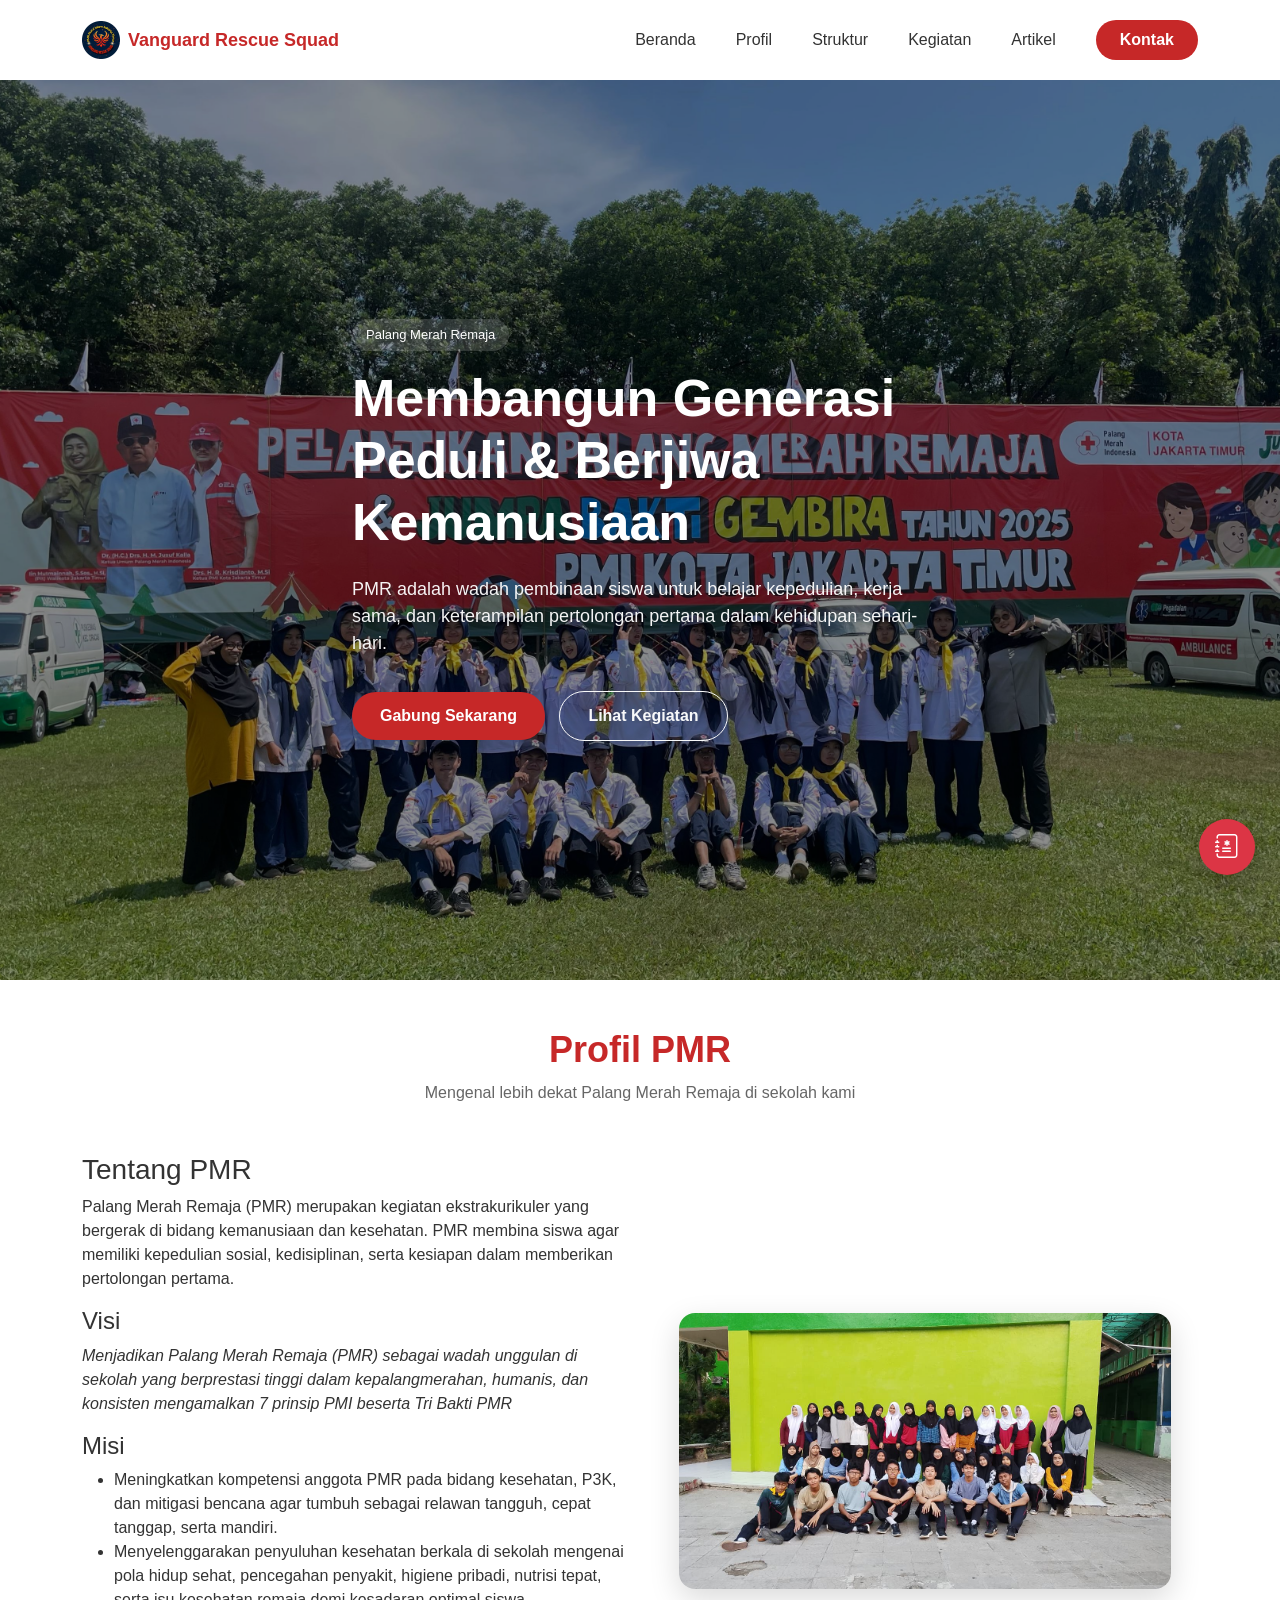
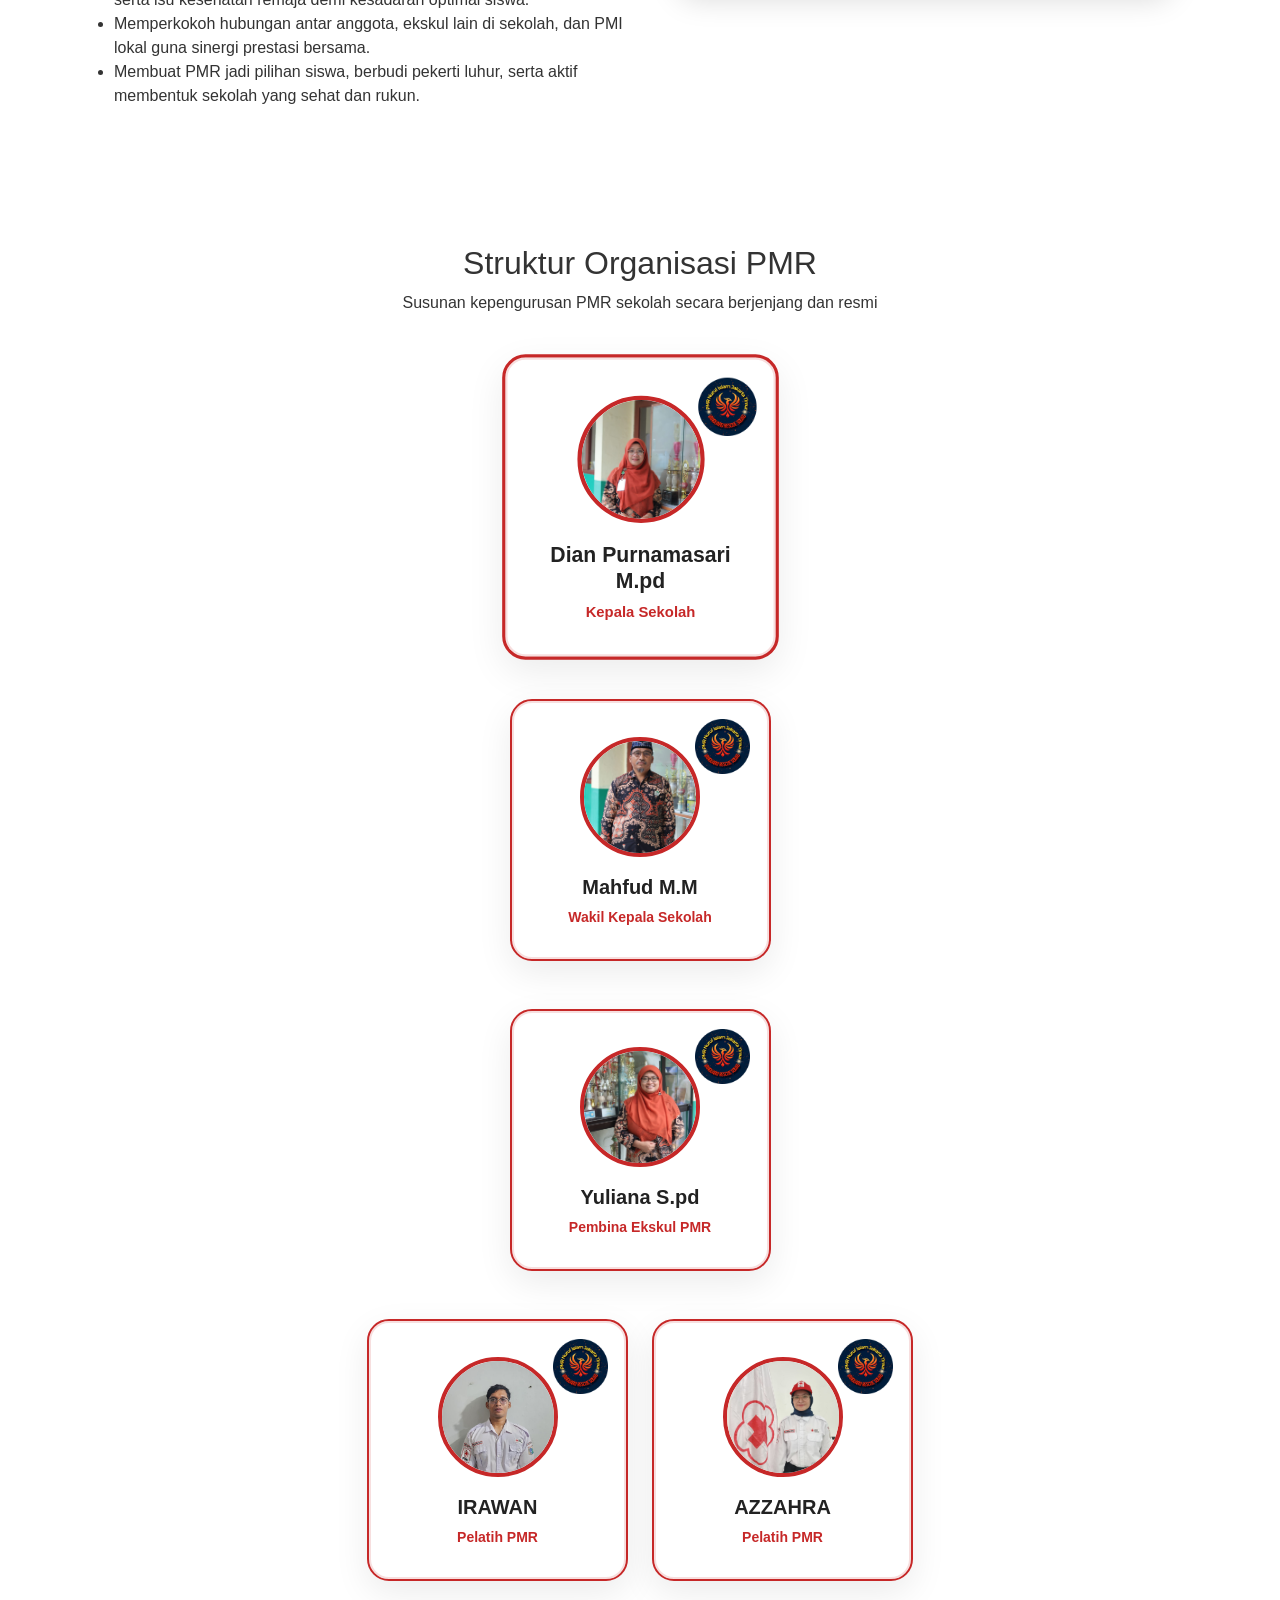
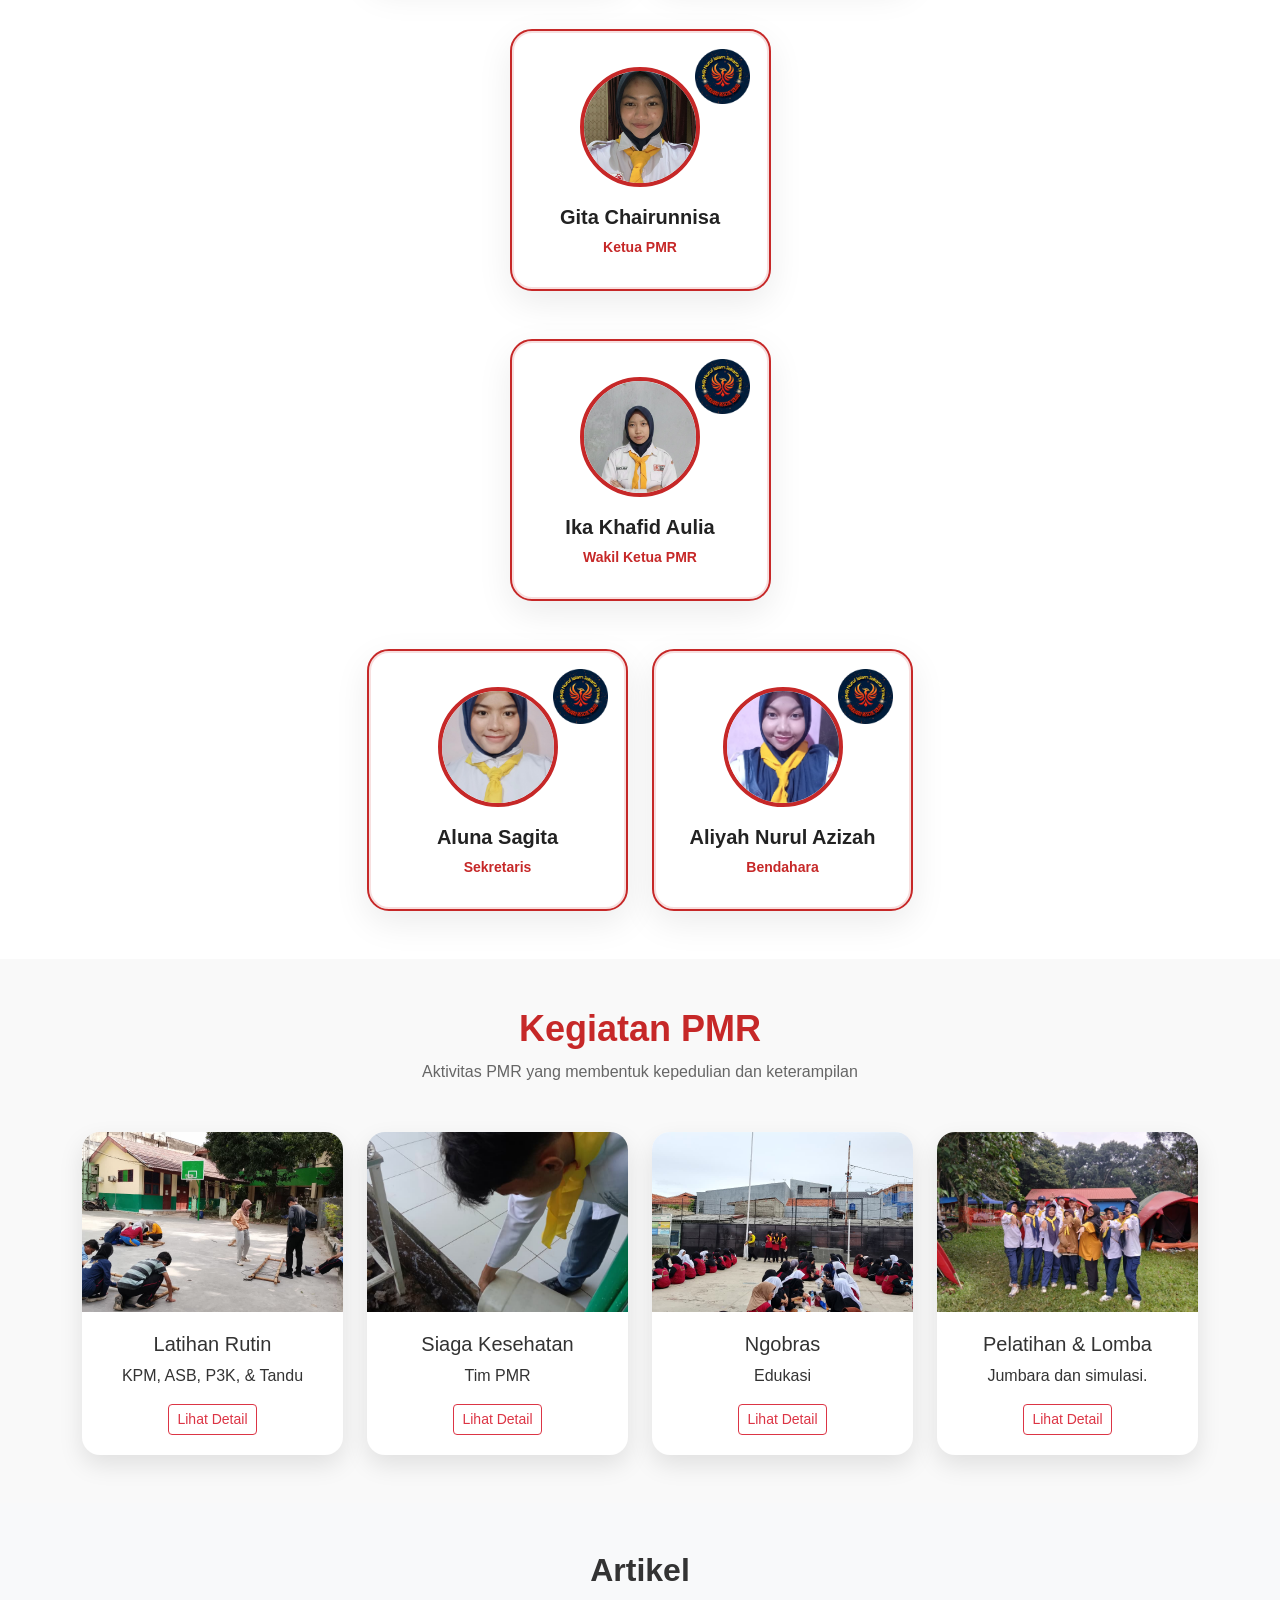
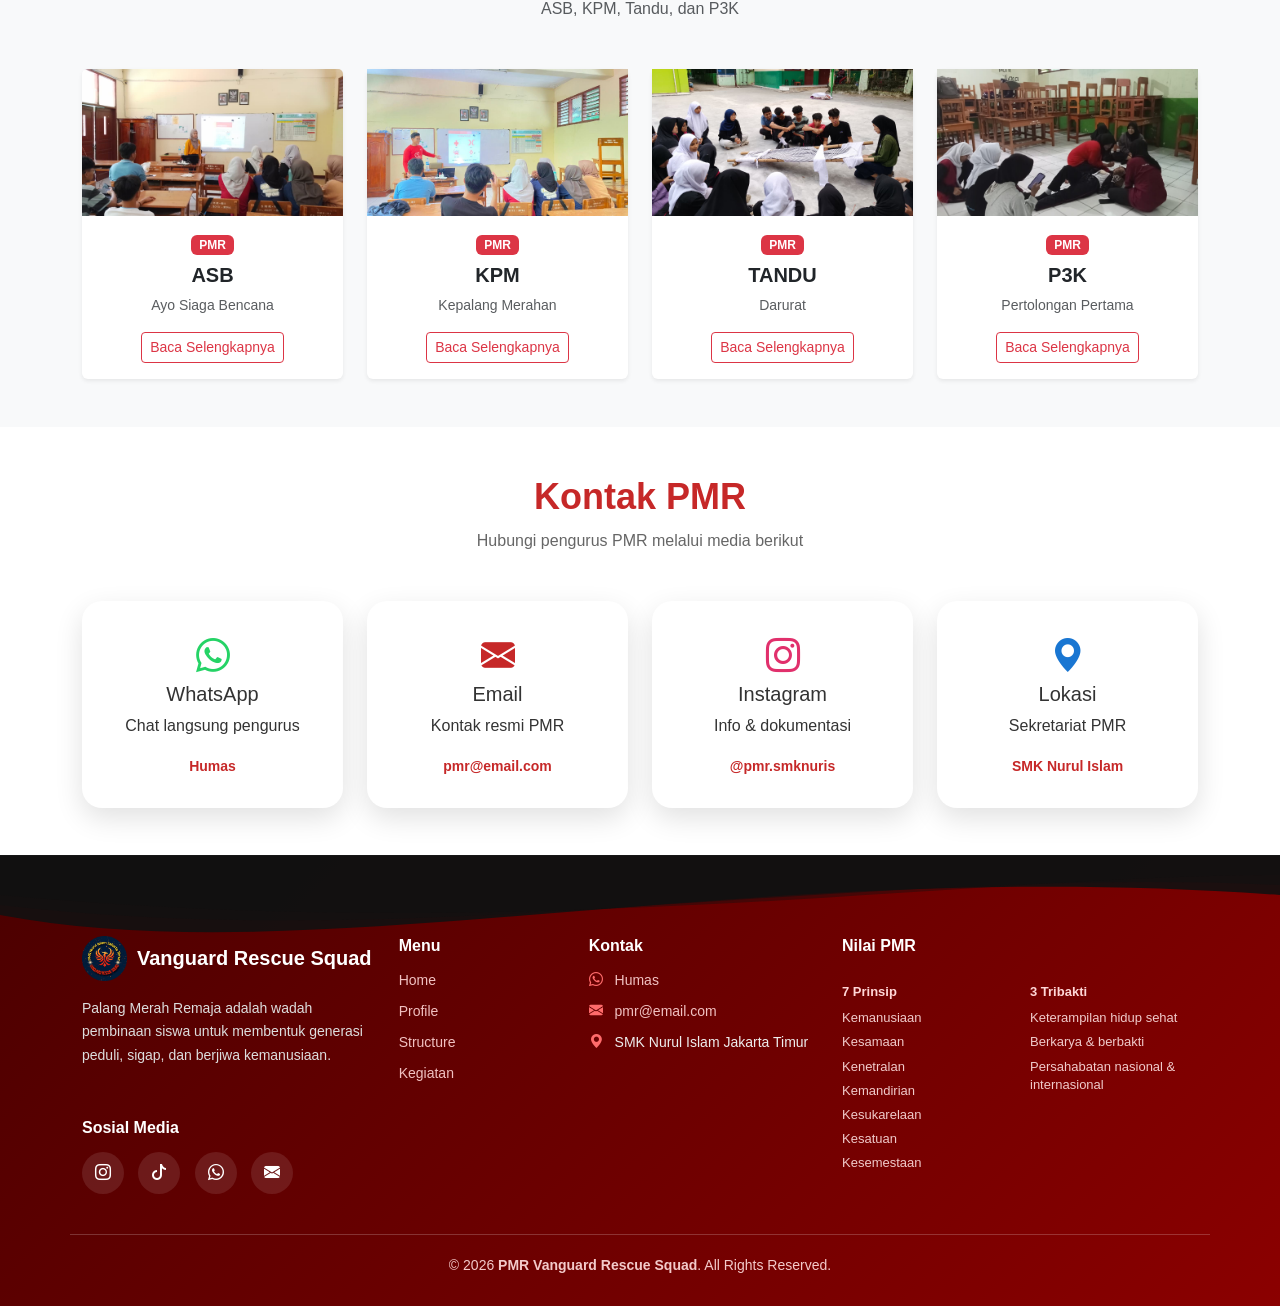
<file: index.html>
<!DOCTYPE html>
<html lang="id">
<head>
  <meta charset="UTF-8">
  <title>PMR VRS</title>
  <meta name="viewport" content="width=device-width, initial-scale=1">

  <!-- Bootstrap -->
  <link href="https://cdn.jsdelivr.net/npm/bootstrap@5.3.2/dist/css/bootstrap.min.css" rel="stylesheet">
  <link href="https://cdn.jsdelivr.net/npm/bootstrap-icons/font/bootstrap-icons.css" rel="stylesheet">


  <!-- Custom CSS -->
  <link rel="stylesheet" href="style.css">
</head>
<body>

<!-- NAVBAR -->
<nav class="navbar navbar-expand-lg navbar-light bg-white fixed-top pmr-navbar">
  <div class="container">

    <!-- BRAND / LOGO -->
    <a class="navbar-brand d-flex align-items-center fw-bold" href="#">
      <img src="/images/logo-pmr.png" alt="Logo PMR" class="navbar-logo me-2">
      <span class="brand-text">Vanguard Rescue Squad</span>
    </a>

    <!-- TOGGLER (MOBILE) -->
    <button class="navbar-toggler border-0" type="button" data-bs-toggle="collapse" data-bs-target="#navMenu">
      <span class="navbar-toggler-icon"></span>
    </button>

    <!-- MENU -->
    <div class="collapse navbar-collapse" id="navMenu">
      <ul class="navbar-nav ms-auto align-items-center gap-4">
        <li class="nav-item">
          <a class="nav-link" href="#">Beranda</a>
        </li>
        <li class="nav-item">
          <a class="nav-link" href="#profil">Profil</a>
        </li>
        <li class="nav-item">
          <a class="nav-link" href="#struktur">Struktur</a>
        </li>
        <li class="nav-item">
          <a class="nav-link" href="#kegiatan">Kegiatan</a>
        </li>
        <li class="nav-item">
            <a class="nav-link" href="#Artikel">
              Artikel
            </a>
        </li>

        <li class="nav-item ms-2">
          <a class="btn btn-danger px-4 rounded-pill" href="#Kontak">
            Kontak
          </a>
        </li>
      </ul>
    </div>

  </div>
</nav>

<!-- hero -->
<section class="hero-section">
  <div class="hero-overlay"></div>

  <div class="container hero-content">
    <span class="hero-badge">Palang Merah Remaja</span>
    <h1 class="hero-title">
      Membangun Generasi<br>
      Peduli & Berjiwa Kemanusiaan
    </h1>
    <p class="hero-subtitle">
      PMR adalah wadah pembinaan siswa untuk belajar kepedulian, kerja sama,
      dan keterampilan pertolongan pertama dalam kehidupan sehari-hari.
    </p>
    <div class="hero-actions">
     <a href="#Kontak" class="btn btn-danger btn-join">Gabung Sekarang</a>
      <a href="#kegiatan" class="btn btn-outline-light">Lihat Kegiatan</a>
    </div>
  </div>
</section>

<!-- PROFILE PMR -->
<section id="profil" class="profil-section py-5">
  <div class="container">
    
    <!-- JUDUL -->
    <div class="text-center mb-5">
      <h2 class="section-title">Profil PMR</h2>
      <p class="section-subtitle">
        Mengenal lebih dekat Palang Merah Remaja di sekolah kami
      </p>
    </div>

    <div class="row align-items-center">
      
      <!-- TEKS -->
      <div class="col-lg-6 mb-4">
        <h3 class="profil-heading">Tentang PMR</h3>
        <p class="profil-text">
          Palang Merah Remaja (PMR) merupakan kegiatan ekstrakurikuler yang
          bergerak di bidang kemanusiaan dan kesehatan. PMR membina siswa
          agar memiliki kepedulian sosial, kedisiplinan, serta kesiapan
          dalam memberikan pertolongan pertama.
        </p>

        <h4 class="profil-subheading">Visi</h4>
        <p class="profil-text fst-italic">
          Menjadikan Palang Merah Remaja (PMR) sebagai wadah unggulan di sekolah
          yang berprestasi tinggi dalam kepalangmerahan, humanis, dan konsisten
          mengamalkan 7 prinsip PMI beserta Tri Bakti PMR
        </p>

        <h4 class="profil-subheading">Misi</h4>
        <ul class="profil-list">
          <li>Meningkatkan kompetensi anggota PMR pada bidang kesehatan, P3K, dan mitigasi
             bencana agar tumbuh sebagai relawan tangguh, cepat tanggap, serta mandiri.</li>
          <li>Menyelenggarakan penyuluhan kesehatan berkala di sekolah mengenai pola hidup sehat, 
              pencegahan penyakit, higiene pribadi, nutrisi tepat, serta isu kesehatan remaja
              demi kesadaran optimal siswa.</li>
          <li>Memperkokoh hubungan antar anggota, ekskul lain di sekolah,
               dan PMI lokal guna sinergi prestasi bersama.</li>
          <li>Membuat PMR jadi pilihan siswa, berbudi pekerti luhur, 
              serta aktif membentuk sekolah yang sehat dan rukun.</li>
        </ul>
      </div>

      <!-- ILUSTRASI / FOTO -->
      <div class="col-lg-6 text-center">
        <img src="images/pmrbersama.jpeg" alt="Kegiatan PMR" class="img-fluid profile-image">
      </div>

    </div>
  </div>
</section>

<!-- STRUKTUR ORGANISASI -->
<section id="struktur" class="struktur-section py-5">
  <div class="container">

    <!-- JUDUL -->
    <div class="text-center mb-5">
      <h2 class="struktur-title">Struktur Organisasi PMR</h2>
      <p class="struktur-subtitle">
        Susunan kepengurusan PMR sekolah secara berjenjang dan resmi
      </p>
    </div>

    <!-- KEPALA SEKOLAH -->
    <div class="row justify-content-center mb-5">
      <div class="col-md-4 col-lg-3">
        <div class="struktur-card struktur-top text-center">
          <div class="pmi-icon">
            <img src="images/logo-pmr.png">
          </div>
          <img src="images/kepalasekolah.jpeg">
          <h5>Dian Purnamasari M.pd</h5>
          <span>Kepala Sekolah</span>
        </div>
      </div>
    </div>
    


    <!-- WAKIL KEPALA SEKOLAH -->
    <div class="row justify-content-center mb-5">
      <div class="col-md-4 col-lg-3">
        <div class="struktur-card text-center">
          <div class="pmi-icon">
            <img src="images/logo-pmr.png">
          </div>
          <img src="images/pak_mahfud.jpeg">
          <h5>Mahfud M.M</h5>
          <span>Wakil Kepala Sekolah</span>
        </div>
      </div>
    </div>

    <!-- PEMBINA -->
    <div class="row justify-content-center mb-5">
      <div class="col-md-4 col-lg-3">
        <div class="struktur-card text-center">
          <div class="pmi-icon">
            <img src="images/logo-pmr.png">
          </div>
          <img src="images/bu_yuli.jpeg">
          <h5>Yuliana S.pd</h5>
          <span>Pembina Ekskul PMR</span>
        </div>
      </div>
    </div>

   
    <!-- PELATIH -->
    <div class="row justify-content-center g-4 mb-5">
      <div class="col-md-4 col-lg-3">
        <div class="struktur-card text-center">
          <div class="pmi-icon">
            <img src="images/logo-pmr.png">
          </div>
          <img src="images/ka_irawanpmi.jpeg">
          <h5>IRAWAN</h5>
          <span>Pelatih PMR</span>
        </div>
      </div>

      <div class="col-md-4 col-lg-3">
        <div class="struktur-card text-center">
           <div class="pmi-icon">
            <img src="images/logo-pmr.png">
          </div>
          <img src="images/ka_arapmi.jpeg">
          <h5>AZZAHRA</h5>
          <span>Pelatih PMR</span>
        </div>
      </div>
    </div>

    <!-- KETUA PMR -->
    <div class="row justify-content-center mb-5">
      <div class="col-md-4 col-lg-3">
        <div class="struktur-card text-center">
           <div class="pmi-icon">
            <img src="images/logo-pmr.png">
          </div>
          <img src="images/gita.jpeg">
          <h5>Gita Chairunnisa</h5>
          <span>Ketua PMR</span>
        </div>
      </div>
    </div>

    <!-- WAKIL KETUA PMR -->
    <div class="row justify-content-center mb-5">
      <div class="col-md-4 col-lg-3">
        <div class="struktur-card text-center">
           <div class="pmi-icon">
            <img src="images/logo-pmr.png">
          </div>
          <img src="images/ika.jpeg">
          <h5>Ika Khafid Aulia</h5>
          <span>Wakil Ketua PMR</span>
        </div>
      </div>
    </div>
     

    <!-- SEKRETARIS & BENDAHARA -->
    <div class="row justify-content-center g-4">
      <div class="col-md-4 col-lg-3">
        <div class="struktur-card text-center">
           <div class="pmi-icon">
            <img src="images/logo-pmr.png">
          </div>
          <img src="images/luna.jpeg">
          <h5>Aluna Sagita</h5>
          <span>Sekretaris</span>
        </div>
      </div>

      <div class="col-md-4 col-lg-3">
        <div class="struktur-card text-center">
           <div class="pmi-icon">
            <img src="images/logo-pmr.png">
          </div>
          <img src="images/aliyah.jpeg">
          <h5>Aliyah Nurul Azizah</h5>
          <span>Bendahara</span>
        </div>
      </div>
    </div>

  </div>
</section>



<!-- ================= KEGIATAN ================= -->
<section id="kegiatan" class="kegiatan-section py-5">
  <div class="container">

    <div class="text-center mb-5">
      <h2 class="section-title">Kegiatan PMR</h2>
      <p class="section-subtitle">
        Aktivitas PMR yang membentuk kepedulian dan keterampilan
      </p>
    </div>

    <div class="row g-4">

      <!-- KARTU 1 -->
      <div class="col-sm-6 col-lg-3">
        <div class="kegiatan-card">
          <img src="images/latihanrutin_pmr.jpeg" class="img-fluid">
          <div class="kegiatan-content">
            <h5>Latihan Rutin</h5>
            <p>KPM, ASB, P3K, & Tandu</p>

            <!-- BUTTON MODAL -->
            <button class="btn btn-outline-danger btn-sm"
              data-bs-toggle="modal"
              data-bs-target="#modalLatihan">
              Lihat Detail
            </button>
          </div>
        </div>
      </div>

      <!-- KARTU 2 -->
      <div class="col-sm-6 col-lg-3">
        <div class="kegiatan-card">
          <img src="images/psn.jpeg" class="img-fluid">
          <div class="kegiatan-content">
            <h5>Siaga Kesehatan</h5>
            <p>Tim PMR</p>

            <button class="btn btn-outline-danger btn-sm"
              data-bs-toggle="modal"
              data-bs-target="#modalUKS">
              Lihat Detail
            </button>
          </div>
        </div>
      </div>

      <!-- KARTU 3 -->
      <div class="col-sm-6 col-lg-3">
        <div class="kegiatan-card">
          <img src="images/sosialisasi_pmr.jpeg" class="img-fluid">
          <div class="kegiatan-content">
            <h5>Ngobras</h5>
            <p>Edukasi</p>

            <button class="btn btn-outline-danger btn-sm"
              data-bs-toggle="modal"
              data-bs-target="#modalAksi">
              Lihat Detail
            </button>
          </div>
        </div>
      </div>

      <!-- KARTU 4 -->
      <div class="col-sm-6 col-lg-3">
        <div class="kegiatan-card">
          <img src="images/jumbara.jpeg" class="img-fluid">
          <div class="kegiatan-content">
            <h5>Pelatihan & Lomba</h5>
            <p>Jumbara dan simulasi.</p>

            <button class="btn btn-outline-danger btn-sm"
              data-bs-toggle="modal"
              data-bs-target="#modalLomba">
              Lihat Detail
            </button>
          </div>
        </div>
      </div>

    </div>
  </div>
</section>

<!-- ================= MODAL 1 ================= -->
<div class="modal fade" id="modalLatihan" tabindex="-1">
  <div class="modal-dialog modal-lg modal-dialog-centered">
    <div class="modal-content">

      <div class="modal-header">
        <h5 class="modal-title">Latihan Rutin PMR</h5>
        <button class="btn-close" data-bs-dismiss="modal"></button>
      </div>

      <div class="modal-body">
        <div class="row align-items-center">
          <div class="col-md-5 mb-3">
            <img src="images/latihanrutin_pmr.jpeg" class="img-fluid rounded">
          </div>
          <div class="col-md-7">
            <ul class="list-unstyled">
              <li><strong>📅 Waktu:</strong> Setiap Jumat</li>
              <li><strong>📍 Tempat:</strong> Lapangan Sekolah</li>
              <li><strong>👥 Peserta:</strong> Anggota PMR</li>
            </ul>
            <p>
              Latihan rutin PMR bertujuan melatih keterampilan
              pertolongan pertama, evakuasi korban, serta kesiapsiagaan
              dalam situasi darurat.
            </p>
          </div>
        </div>
      </div>

      <div class="modal-footer">
        <button class="btn btn-secondary" data-bs-dismiss="modal">Tutup</button>
      </div>

    </div>
  </div>
</div>


     

<!-- ================= MODAL 2 ================= -->
<div class="modal fade" id="modalUKS" tabindex="-1">
  <div class="modal-dialog modal-lg modal-dialog-centered">
    <div class="modal-content">

      <div class="modal-header">
        <h5 class="modal-title">Siaga Kesehatan Sekolah</h5>
        <button class="btn-close" data-bs-dismiss="modal"></button>
      </div>

      <div class="modal-body">
        <div class="row align-items-center">
          <div class="col-md-5 mb-3">
            <img src="images/psn.jpeg" class="img-fluid rounded">
          </div>
          <div class="col-md-7">
            <ul class="list-unstyled">
              <li><strong>📅 Waktu:</strong> Setiap Jumat</li>
              <li><strong>📍 Lokasi:</strong> Lingkungan Sekolah</li>
              <li><strong>👥 Petugas:</strong> Anggota PMR</li>
            </ul>
            <p>
              PMR berperan sebagai tim siaga kesehatan yang menjaga kebersihan lingkungan sekolah
              dan pelayanan kesehatan
            </p>
          </div>
        </div>
      </div>
       <div class="modal-footer">
        <button class="btn btn-secondary" data-bs-dismiss="modal">Tutup</button>
      </div>

    </div>
  </div>
</div>


<!-- ================= MODAL 3 ================= -->
<div class="modal fade" id="modalAksi" tabindex="-1">
  <div class="modal-dialog modal-lg modal-dialog-centered">
    <div class="modal-content">

      <div class="modal-header">
        <h5 class="modal-title">Ngobras</h5>
        <button class="btn-close" data-bs-dismiss="modal"></button>
      </div>

      <div class="modal-body">
        <div class="row align-items-center">
          <div class="col-md-5 mb-3">
            <img src="images/sosialisasi_pmr.jpeg" class="img-fluid rounded">
          </div>
          <div class="col-md-7">
            <ul class="list-unstyled">
              <li><strong>📅 Waktu:</strong> Setiap Jumat</li>
              <li><strong>📍 Lokasi:</strong> Lingkungan Sekolah</li>
              <li><strong>🎯 Tujuan:</strong> mengedukasi seluruh siswa</li>
            </ul>
            <p>
              mengedukasi seluruh siswa agar dapat mencegah dari berbagai penyakit
          </div>
        </div>
      </div>
          <div class="modal-footer">
            <button class="btn btn-secondary" data-bs-dismiss="modal">Tutup</button>
          </div>

    </div>
  </div>
</div>

<!-- ================= MODAL 4 ================= -->
<div class="modal fade" id="modalLomba" tabindex="-1">
  <div class="modal-dialog modal-lg modal-dialog-centered">
    <div class="modal-content">

      <div class="modal-header">
        <h5 class="modal-title">Pelatihan & Lomba PMR</h5>
        <button class="btn-close" data-bs-dismiss="modal"></button>
      </div>

      <div class="modal-body">
        <div class="row align-items-center">
          <div class="col-md-5 mb-3">
            <img src="images/jumbara.jpeg" class="img-fluid rounded">
          </div>
          <div class="col-md-7">
            <ul class="list-unstyled">
              <li><strong>📅 Waktu:</strong> Sesuai waktu jumbara</li>
              <li><strong>📍 Lokasi:</strong> luar sekolah</li>
              <li><strong>🎯 Tujuan:</strong> Mengasah keterampilan PMR</li>
            </ul>
            <p>
              Kegiatan pelatihan dan lomba seperti Jumbara dan simulasi
              bertujuan meningkatkan kemampuan anggota PMR dalam bidang
              pertolongan pertama, kepemimpinan, serta kerja sama tim.
            </p>
          </div>
        </div>
      </div>

      <div class="modal-footer">
        <button class="btn btn-secondary" data-bs-dismiss="modal">Tutup</button>
      </div>

    </div>
  </div>
</div>



<section id="Artikel" class="py-5 bg-light">
  <div class="container">

    <div class="text-center mb-5">
      <h2 class="fw-bold">Artikel</h2>
      <p class="text-muted">ASB, KPM, Tandu, dan P3K</p>
    </div>

    <div class="accordion" id="accordionArtikel">
      <div class="row g-4">

        <!-- KPM -->
        <div class="col-sm-6 col-lg-3">
          <div class="card h-100 shadow-sm border-0 artikel-hover">
            <img src="images/ASB.jpeg" class="card-img-top">

            <div class="card-body text-center">
              <span class="badge bg-danger mb-2">PMR</span>
              <h5 class="fw-bold">ASB</h5>
              <p class="text-muted small">Ayo Siaga Bencana</p>

              <button class="btn btn-outline-danger btn-sm"
                data-bs-toggle="collapse"
                data-bs-target="#asb"
                aria-expanded="false"
                aria-controls="asb">
                Baca Selengkapnya
              </button>

              <div id="asb"
                class="accordion-collapse collapse mt-3"
                data-bs-parent="#accordionArtikel">
                <p class="small text-muted text-start">
                  Ayo Siaga Bencana (ASB) adalah kegiatan edukasi yang bertujuan meningkatkan kesiapsiagaan dalam menghadapi berbagai jenis bencana, seperti gempa bumi, banjir, kebakaran, dan bencana lainnya. Materi ini sangat penting karena Indonesia merupakan negara yang rawan bencana.

                Dalam kegiatan ASB, peserta diajarkan bagaimana cara mengenali tanda-tanda bencana, langkah evakuasi yang benar, serta tindakan yang harus dilakukan sebelum, saat, dan setelah bencana terjadi. Selain itu, peserta juga dilatih untuk tetap tenang dan tidak panik agar dapat mengambil keputusan dengan tepat.

                Melalui pelatihan ini, diharapkan anggota PMR mampu menjadi pelopor keselamatan di lingkungan sekolah maupun masyarakat, serta membantu mengurangi risiko dan dampak yang ditimbulkan oleh bencana.
                </p>
              </div>
            </div>
          </div>
        </div>

        <!-- KPM -->
        <div class="col-sm-6 col-lg-3">
          <div class="card h-100 shadow-sm border-0 artikel-hover">
            <img src="images/kpm.jpeg" class="artikel-img">

            <div class="card-body text-center">
              <span class="badge bg-danger mb-2">PMR</span>
              <h5 class="fw-bold">KPM</h5>
              <p class="text-muted small">Kepalang Merahan</p>

              <button class="btn btn-outline-danger btn-sm"
                data-bs-toggle="collapse"
                data-bs-target="#kpm">
                Baca Selengkapnya
              </button>

              <div id="kpm"
                class="accordion-collapse collapse mt-3"
                data-bs-parent="#accordionArtikel">
                <p class="small text-muted text-start">
                 Kepalangmerahan merupakan materi dasar dalam kegiatan Palang Merah Remaja (PMR) yang membahas tentang sejarah, prinsip, dan peran Gerakan Palang Merah dan Bulan Sabit Merah di dunia. Materi ini bertujuan untuk menanamkan nilai kemanusiaan, kepedulian, dan semangat menolong sesama tanpa membedakan suku, agama, ras, maupun golongan.

                Gerakan Palang Merah didirikan oleh Henry Dunant yang tergerak hatinya melihat korban perang yang tidak mendapatkan perawatan. Dari situlah lahir prinsip-prinsip dasar seperti Kemanusiaan, Kesamaan, Kenetralan, Kemandirian, Kesukarelaan, Kesatuan, dan Kesemestaan.

                Melalui materi Kepalangmerahan, anggota PMR diajarkan untuk memiliki sikap peduli, tanggap terhadap situasi darurat, serta mampu bekerja sama dalam membantu masyarakat. Nilai-nilai ini sangat penting dalam membentuk karakter remaja yang berjiwa sosial dan bertanggung jawab.
                </p>
              </div>
            </div>
          </div>
        </div>

         <!-- Tandu -->
        <div class="col-sm-6 col-lg-3">
          <div class="card h-100 shadow-sm border-0 artikel-hover">
            <img src="images/tandu.jpeg" class="artikel-img">

            <div class="card-body text-center">
              <span class="badge bg-danger mb-2">PMR</span>
              <h5 class="fw-bold">TANDU</h5>
              <p class="text-muted small">Darurat</p>

              <button class="btn btn-outline-danger btn-sm"
                data-bs-toggle="collapse"
                data-bs-target="#tandu">
                Baca Selengkapnya
              </button>

              <div id="tandu"
                class="accordion-collapse collapse mt-3"
                data-bs-parent="#accordionArtikel">
                <p class="small text-muted text-start">
                  Tandu merupakan alat yang digunakan untuk memindahkan korban yang mengalami cedera atau kondisi darurat agar tidak terjadi perburukan pada kondisi tubuhnya. Dalam situasi tertentu, tandu dapat dibuat secara sederhana menggunakan bahan yang tersedia, seperti bambu dan kain.

                Materi tandu dalam PMR tidak hanya mengajarkan cara membawa korban, tetapi juga teknik yang benar agar keselamatan korban dan penolong tetap terjaga. Kesalahan dalam proses evakuasi dapat menyebabkan cedera semakin parah, sehingga diperlukan kerja sama tim dan koordinasi yang baik.

                Pelatihan ini bertujuan agar anggota PMR mampu melakukan evakuasi secara cepat, tepat, dan aman ketika menghadapi kondisi darurat di sekolah maupun di lingkungan sekitar.</p>
              </div>
            </div>
          </div>
        </div>

        <!-- P3K -->
        <div class="col-sm-6 col-lg-3">
          <div class="card h-100 shadow-sm border-0 artikel-hover">
            <img src="images/p3k.jpeg" class="artikel-img">

            <div class="card-body text-center">
              <span class="badge bg-danger mb-2">PMR</span>
              <h5 class="fw-bold">P3K</h5>
              <p class="text-muted small">Pertolongan Pertama</p>

              <button class="btn btn-outline-danger btn-sm"
                data-bs-toggle="collapse"
                data-bs-target="#p3k">
                Baca Selengkapnya
              </button>

              <div id="p3k"
                class="accordion-collapse collapse mt-3"
                data-bs-parent="#accordionArtikel">
                <p class="small text-muted text-start">
                  Pertolongan Pertama Pada Kecelakaan (P3K) adalah tindakan awal yang diberikan kepada seseorang yang mengalami cedera atau sakit mendadak sebelum mendapatkan penanganan medis lebih lanjut. P3K bertujuan untuk menyelamatkan nyawa, mencegah kondisi menjadi lebih buruk, serta memberikan rasa nyaman kepada korban.

                Materi P3K mencakup penanganan luka ringan, mimisan, pingsan, keseleo, hingga tindakan dasar dalam kondisi darurat. Dalam praktiknya, penolong harus tetap tenang, memperhatikan keselamatan diri, dan melakukan tindakan sesuai prosedur.

                Dengan memahami P3K, anggota PMR diharapkan mampu menjadi penolong pertama yang sigap dan bertanggung jawab dalam berbagai situasi, baik di sekolah maupun di masyarakat.
                </p>
              </div>
            </div>
          </div>
        </div>

      </div>
    </div>

  </div>
</section>




<!-- ================= CONTACT ================= -->
<section id="Kontak" class="contact-section py-5">
  <div class="container">

    <div class="text-center mb-5">
      <h2 class="section-title">Kontak PMR</h2>
      <p class="section-subtitle">
        Hubungi pengurus PMR melalui media berikut
      </p>
    </div>

    <div class="row g-4 justify-content-center">

      <div class="col-sm-6 col-lg-3">
        <a href="https://wa.me/6288298580360" target="_blank" class="contact-card">
          <i class="bi bi-whatsapp contact-wa"></i>
          
          <h5>WhatsApp</h5>
          <p>Chat langsung pengurus</p>
          <span>Humas</span>
        </a>
      </div>

      <div class="col-sm-6 col-lg-3">
        <a href="mailto:pmr@email.com" class="contact-card">
          <i class="bi bi-envelope-fill contact-email"></i>
          <h5>Email</h5>
          <p>Kontak resmi PMR</p>
          <span>pmr@email.com</span>
        </a>
      </div>

      <div class="col-sm-6 col-lg-3">
        <a href="https://www.instagram.com/pmr.smknuris?igsh=bWllN3dhbTB5Z2hr" target="_blank" class="contact-card">
          <i class="bi bi-instagram contact-ig"></i>
          <h5>Instagram</h5>
          <p>Info & dokumentasi</p>
          <span>@pmr.smknuris</span>
        </a>
      </div>

      <div class="col-sm-6 col-lg-3">
        <a href="https://maps.app.goo.gl/XPz9Ux3LrSzfKNci8" target="_blank" class="contact-card">
          <i class="bi bi-geo-alt-fill contact-map"></i>
          <h5>Lokasi</h5>
          <p>Sekretariat PMR</p>
          <span>SMK Nurul Islam</span>
        </a>
      </div>

    </div>
  </div>
</section>

<!-- ================= FOOTER WAVE ================= -->
<footer class="pmr-footer-wave">

  <!-- WAVE SVG -->
  <div class="footer-wave animated-wave">
    <svg viewBox="0 0 1200 120" preserveAspectRatio="none">
      <path d="M0,60 C150,120 350,0 600,40 850,80 1050,20 1200,40 L1200,0 L0,0 Z" class="wave wave1"></path>
      <path d="M0,50 C200,100 400,10 600,30 800,50 1000,10 1200,30 L1200,0 L0,0 Z" class="wave wave2"></path>
      <path d="M0,40 C250,90 450,20 600,20 750,20 950,40 1200,20 L1200,0 L0,0 Z" class="wave wave3"></path>
    </svg>
  </div>

  <div class="container footer-content">
    <div class="row gy-4">

      <!-- ================= KIRI ================= -->
      <div class="col-lg-8">
        <div class="row gy-4">

          <!-- BRAND -->
          <div class="col-lg-5 col-md-6">
            <div class="footer-brand d-flex align-items-center mb-3">
              <img src="/images/logo-pmr.png" alt="PMR Logo">
              <h5>Vanguard Rescue Squad</h5>
            </div>
            <p class="footer-text">
              Palang Merah Remaja adalah wadah pembinaan siswa
              untuk membentuk generasi peduli, sigap, dan berjiwa kemanusiaan.
            </p>
          </div>

          <!-- MENU -->
          <div class="col-lg-3 col-md-6">
            <h6 class="footer-title">Menu</h6>
            <ul class="footer-links">
              <li><a href="#">Home</a></li>
              <li><a href="#profil">Profile</a></li>
              <li><a href="#struktur">Structure</a></li>
              <li><a href="#Kegiatan">Kegiatan</a></li>
            </ul>
          </div>

          <!-- KONTAK -->
          <div class="col-lg-4 col-md-6">
            <h6 class="footer-title">Kontak</h6>
            <ul class="footer-contact">
              <li>
                <i class="bi bi-whatsapp"></i>
                <a href="https://wa.me/6288298580360" target="_blank">
                  Humas
                </a>
              </li>
              <li>
                <i class="bi bi-envelope-fill"></i>
                <a href="mailto:pmr@email.com">pmr@email.com</a>
              </li>
              <li>
                <i class="bi bi-geo-alt-fill"></i>
                SMK Nurul Islam Jakarta Timur
              </li>
            </ul>
          </div>

          <!-- SOSIAL (TETAP DI KIRI) -->
          <div class="col-lg-12">
            <h6 class="footer-title">Sosial Media</h6>
            <div class="footer-social">
              <a href="https://www.instagram.com/pmr.smknuris?utm_source=qr&igsh=Y3NyZGNuM256dXFv" target="_blank">
                <i class="bi bi-instagram"></i>
              </a>
              <a href="https://www.tiktok.com/@pmr.smknurulislam?_r=1&_t=ZS-93mDCWSu4Mn" target="_blank">
                <i class="bi bi-tiktok"></i>
              </a>
              <a href="https://wa.me/6281234567890" target="_blank">
                <i class="bi bi-whatsapp"></i>
              </a>
              <a href="mailto:pmr@email.com">
                <i class="bi bi-envelope-fill"></i>
              </a>
            </div>
          </div>

        </div>
      </div>

      <!-- ================= KANAN ================= -->
<div class="col-lg-4">
  <h6 class="footer-title">Nilai PMR</h6>

  <div class="footer-values-grid">

    <!-- 7 Prinsip -->
    <div>
      <span class="footer-subtitle">7 Prinsip</span>
      <ul class="footer-list">
        <li>Kemanusiaan</li>
        <li>Kesamaan</li>
        <li>Kenetralan</li>
        <li>Kemandirian</li>
        <li>Kesukarelaan</li>
        <li>Kesatuan</li>
        <li>Kesemestaan</li>
      </ul>
    </div>

    <!-- 3 Tribakti -->
    <div>
      <span class="footer-subtitle">3 Tribakti</span>
      <ul class="footer-list">
        <li>Keterampilan hidup sehat</li>
        <li>Berkarya & berbakti</li>
        <li>Persahabatan nasional & internasional</li>
      </ul>
    </div>

  </div>
</div>


    <!-- COPYRIGHT -->
    <div class="footer-bottom">
      © 2026 <strong>PMR Vanguard Rescue Squad</strong>. All Rights Reserved.
    </div>
  </div>

</footer>

<a href="#Artikel" class="floating-materi">
  <i class="bi bi-journal-medical"></i>
</a>







<!-- Bootstrap JS -->
<script src="https://cdn.jsdelivr.net/npm/bootstrap@5.3.2/dist/js/bootstrap.bundle.min.js"></script>
<script src="web.js"></script>
</body>
</html>
</file>
<file: style.css>
/* ================================
   RESET & GLOBAL
================================ */
* {
  margin: 0;
  padding: 0;
  box-sizing: border-box;
}

body {
  font-family: "Segoe UI", sans-serif;
  color: #333;
  padding-top: 80px; /* agar konten tidak ketutup navbar */
}

a {
  text-decoration: none;
}

/* ================================
   NAVBAR
================================ */
.pmr-navbar {
  height: 80px;
  background-color: #ffffff;
  transition: all 0.3s ease;
}

/* Logo image */
.navbar-logo {
  width: 38px;
  height: 38px;
  object-fit: contain;
}

/* Brand text */
.brand-text {
  font-size: 18px;
  font-weight: 700;
  color: #C62828;
}

/* Nav link */
.nav-link {
  font-weight: 500;
  color: #333;
  position: relative;
  transition: color 0.3s ease;
}

/* Hover underline animation */
/* Underline */
.nav-link::after {
  content: "";
  position: absolute;
  left: 0;
  bottom: -6px;
  width: 0;
  height: 2px;
  background-color: #C62828;
  transition: width 0.3s ease;
}

/* HANYA HOVER */
.nav-link:hover::after {
  width: 100%;
}

.nav-link:hover {
  color: #C62828;
}

/* Active (TANPA garis permanen) */
.nav-link.active {
  color: #C62828;
}

/* Contact button */
.navbar .btn-danger {
  background-color: #C62828;
  border: none;
  padding: 8px 22px;
  border-radius: 50px;
  font-weight: 600;
  transition: background-color 0.3s ease;
}

.navbar .btn-danger:hover {
  background-color: #B71C1C;
}

/* Mobile navbar */
@media (max-width: 991px) {
  .navbar-nav {
    padding-top: 20px;
  }

  .nav-link::after {
    display: none;
  }
}

/* ================================
   HERO SECTION (BACKGROUND FOTO)
================================ */
.hero-section {
  min-height: 100vh;
  width: 100%;
  background-image: url("../images/pmr_jumbara.jpg"); /* BACKGROUND FOTO */
  background-size: cover;
  background-position: center;
  background-repeat: no-repeat;
  position: relative;

  display: flex;
  align-items: center;
}

/* Overlay */
.hero-overlay {
  position: absolute;
  inset: 0;
  background: rgba(0, 0, 0, 0.45);
}

/* Hero content */
.hero-content {
  position: relative;
  color: #ffffff;
  max-width: 600px;
}

/* Badge */
.hero-badge {
  display: inline-block;
  background: rgba(255, 255, 255, 0.15);
  padding: 6px 14px;
  border-radius: 20px;
  font-size: 13px;
  margin-bottom: 16px;
}

/* Title */
.hero-title {
  font-size: 52px;
  font-weight: 700;
  line-height: 1.2;
}

/* Subtitle */
.hero-subtitle {
  font-size: 18px;
  margin: 22px 0 34px;
  opacity: 0.95;
}

/* Hero buttons */
.hero-actions .btn {
  padding: 12px 28px;
  border-radius: 50px;
  font-weight: 600;
  margin-right: 10px;
}

/* Join button */
.btn-join {
  background-color: #C62828;
  border: none;
}

.btn-join:hover {
  background-color: #B71C1C;
}

/* ================================
   RESPONSIVE HERO
================================ */
@media (max-width: 768px) {
  .hero-section {
    min-height: 75vh;
    background-position: center top;
  }

  .hero-title {
    font-size: 34px;
  }

  .hero-subtitle {
    font-size: 16px;
  }
}

/* ================================
   PROFILE SECTION
================================ */
.profile-section {
  background-color: #F9F9F9;
}

.section-title {
  font-size: 36px;
  font-weight: 700;
  color: #C62828;
}

.section-subtitle {
  color: #666;
  max-width: 600px;
  margin: 10px auto 0;
}

.profile-heading {
  font-size: 26px;
  font-weight: 600;
  margin-bottom: 12px;
}

.profile-subheading {
  font-size: 18px;
  font-weight: 600;
  margin-top: 20px;
}

.profile-text {
  color: #555;
  line-height: 1.7;
}

.profile-list {
  padding-left: 20px;
}

.profile-list li {
  margin-bottom: 8px;
  color: #555;
}

.profile-image {
  max-width: 90%;
  border-radius: 16px;
  box-shadow: 0 10px 30px rgba(0,0,0,0.15);
}

/* Responsive */
@media (max-width: 768px) {
  .section-title {
    font-size: 28px;
  }
}

//struktur
/* ================================
   STRUKTUR ORGANISASI - PMI PRO
================================ */
.struktur-section {
  background: linear-gradient(to bottom, #ffffff, #f5f5f5);
}

/* CARD */
.struktur-card {
  position: relative;
  background: #ffffff;
  padding: 36px 22px 30px;
  border-radius: 22px;

  /* GARIS MERAH ROUNDED */
  border: 2px solid #C62828;

  /* INNER SHADOW + OUTER SHADOW */
  box-shadow:
    inset 0 0 0 2px rgba(198, 40, 40, 0.15),
    0 12px 35px rgba(0, 0, 0, 0.08);

  transition: all 0.35s ease;
  text-align: center;
}

/* HOVER */
.struktur-card:hover {
  transform: translateY(-10px);
  box-shadow:
    inset 0 0 0 2px rgba(198, 40, 40, 0.25),
    0 22px 50px rgba(198, 40, 40, 0.25);
}

/* ICON PMI POJOK */
.pmi-icon {
  position: absolute;
  top: 12px;     /* TETAP */
  right: 12px;   /* TETAP */

  width: 68px;
  height: 68px;

  background: transparent;   /* HILANGKAN LINGKARAN */
  border-radius: 0;          /* PENTING */

  display: flex;
  align-items: center;
  justify-content: center;

  z-index: 5;
}

.pmi-icon img {
  width: 55px;   /* sebelumnya ±32px */
  height: auto;
}

.struktur-card:hover .pmi-icon img {
  transform: scale(1.05);
  transition: 0.3s ease;
}



/* FOTO ANGGOTA */
.struktur-card > img {
  width: 120px;
  height: 120px;
  border-radius: 50%;
  object-fit: cover;
  border: 4px solid #C62828;
  margin-bottom: 18px;
}

/* NAMA */
.struktur-card h5 {
  font-weight: 600;
  margin-bottom: 6px;
  color: #222;
}

/* JABATAN */
.struktur-card span {
  font-size: 14px;
  font-weight: 600;
  color: #C62828;
}

/* PEMBINA LEBIH DOMINAN */
.struktur-top {
  border-width: 3px;
  transform: scale(1.06);
}

/* RESPONSIVE */
@media (max-width: 768px) {
  .struktur-top {
    transform: scale(1);
  }

  .pmi-icon {
    width: 24px;
    height: 24px;
  }
}








/* ================= KEGIATAN ================= */
.kegiatan-section {
  background: #f9f9f9;
}

.kegiatan-card {
  background: #fff;
  border-radius: 18px;
  overflow: hidden;
  height: 100%;
  box-shadow: 0 10px 25px rgba(0,0,0,0.1);
  transition: 0.3s ease;
}

.kegiatan-card:hover {
  transform: translateY(-6px);
}

.kegiatan-card img {
  width: 100%;
  height: 180px;
  object-fit: cover;
}

.kegiatan-content {
  padding: 20px;
  text-align: center;
}

/* ================================
   STRUKTUR ORGANISASI
================================ */

/* code struktur kamu */

/* ================================
   ARTIKEL PMR
================================ */

/* ===== ARTIKEL PMR FINAL POLISH ===== */
.artikel-card {
  transition: transform 0.3s ease, box-shadow 0.3s ease;
}

.artikel-card:hover {
  transform: translateY(-6px);
  box-shadow: 0 10px 25px rgba(0,0,0,0.12);
}

.artikel-card:hover .artikel-img {
  transform: scale(1.05);
}

.artikel-img {
  width: 100%;
  aspect-ratio: 16 / 9;
  object-fit: cover;
}

.artikel-body {
  padding: 18px;
  text-align: center;
}

.artikel-badge {
  display: inline-flex;
  align-items: center;
  gap: 6px;
  background: #dc3545;
  color: #fff;
  font-size: 12px;
  padding: 6px 14px;
  border-radius: 50px;
  margin-bottom: 8px;
}

.artikel-body h5 {
  font-weight: 700;
  margin-bottom: 4px;
}

.artikel-body p {
  font-size: 14px;
}

.artikel-list {
  padding-left: 1rem;
  margin-top: 8px;
}

.artikel-list li {
  margin-bottom: 4px;
  color: #555;
}

.artikel-body button {
  transition: 0.3s;
}

.artikel-body button:hover {
  background: #b02a37;
  letter-spacing: 0.5px;
}





/* ================= CONTACT ================= */
.contact-section {
  background: #ffffff;
}

.contact-card {
  display: block;
  background: #fff;
  padding: 30px 20px;
  border-radius: 20px;
  text-align: center;
  text-decoration: none;
  color: #333;
  height: 100%;
  box-shadow: 0 10px 28px rgba(0,0,0,0.12);
  transition: 0.35s ease;
}

.contact-card:hover {
  transform: translateY(-8px);
  box-shadow: 0 18px 40px rgba(198,40,40,0.25);
}

.contact-card i {
  font-size: 34px;
  margin-bottom: 14px;
}

.contact-card span {
  font-weight: 600;
  color: #C62828;
  font-size: 14px;
}

/* Icon color */
.contact-wa { color: #25D366; }
.contact-email { color: #C62828; }
.contact-ig { color: #E1306C; }
.contact-map { color: #1976D2; }

/* ================= CONTACT ================= */
.contact-section {
  background: #ffffff;
}

.contact-card {
  display: block;
  background: #fff;
  padding: 30px 20px;
  border-radius: 20px;
  text-align: center;
  text-decoration: none;
  color: #333;
  height: 100%;
  box-shadow: 0 10px 28px rgba(0,0,0,0.12);
  transition: 0.35s ease;
}

.contact-card:hover {
  transform: translateY(-8px);
  box-shadow: 0 18px 40px rgba(198,40,40,0.25);
}

.contact-card i {
  font-size: 34px;
  margin-bottom: 14px;
}

.contact-card span {
  font-weight: 600;
  color: #C62828;
  font-size: 14px;
}

/* Icon color */
.contact-wa { color: #25D366; }
.contact-email { color: #C62828; }
.contact-ig { color: #E1306C; }
.contact-map { color: #1976D2; }

/* ================= FOOTER DARK RED WAVE ================= */
.pmr-footer-wave {
  position: relative;
  background: linear-gradient(135deg, #4b0000, #8b0000);
  color: #eee;
  padding-top: 80px;
}

.footer-wave {
  position: absolute;
  top: -1px;
  left: 0;
  width: 100%;
  line-height: 0;
}

.footer-wave svg {
  width: 100%;
  height: 100px;
}

.footer-wave path {
  fill: #111;
}

/* ================= ANIMATED WAVE ================= */
.animated-wave {
  position: absolute;
  top: -1px;
  left: 0;
  width: 100%;
  overflow: hidden;
  line-height: 0;
}

.animated-wave svg {
  width: 200%;
  height: 120px;
}

/* WAVE BASE */
.wave {
  animation: waveMove 12s linear infinite;
  fill: #111;
}

/* LAYERING EFFECT */
.wave1 {
  opacity: 0.9;
  animation-duration: 14s;
}

.wave2 {
  opacity: 0.6;
  animation-duration: 18s;
}

.wave3 {
  opacity: 0.4;
  animation-duration: 22s;
}

/* ANIMATION */
@keyframes waveMove {
  0% {
    transform: translateX(0);
  }
  100% {
    transform: translateX(-50%);
  }
}


/* CONTENT */
.footer-content {
  position: relative;
  z-index: 2;
  padding-bottom: 30px;
}

.footer-brand img {
  width: 45px;
  margin-right: 10px;
}

.footer-brand h5 {
  margin: 0;
  font-weight: 700;
  color: #fff;
}

.footer-text {
  font-size: 14px;
  color: #ddd;
  line-height: 1.7;
}

.footer-title {
  color: #fff;
  font-weight: 600;
  margin-bottom: 15px;
}

.footer-links,
.footer-contact {
  list-style: none;
  padding: 0;
  margin: 0;
}

.footer-links li,
.footer-contact li {
  margin-bottom: 10px;
  font-size: 14px;
}

.footer-links a,
.footer-contact a {
  color: #f1c1c1;
  text-decoration: none;
  transition: 0.3s;
}

.footer-links a:hover,
.footer-contact a:hover {
  color: #fff;
}

.footer-contact i {
  margin-right: 8px;
  color: #ff6b6b;
}

/* SOCIAL */
.footer-social a {
  width: 42px;
  height: 42px;
  background: rgba(255,255,255,0.1);
  display: inline-flex;
  align-items: center;
  justify-content: center;
  border-radius: 50%;
  color: #fff;
  margin-right: 10px;
  transition: 0.3s;
  text-decoration: none;
}

.footer-social a:hover {
  background: #ff4d4d;
  transform: translateY(-5px);
}

/* COPYRIGHT */
.footer-bottom {
  margin-top: 40px;
  border-top: 1px solid rgba(255,255,255,0.2);
  padding-top: 20px;
  text-align: center;
  font-size: 14px;
  color: #f3caca;
}

/* ================= FOOTER VALUES (PMR) ================= */
.footer-values {
  font-size: 13px;
  color: #f3caca;
}

.footer-subtitle {
  display: block;
  font-weight: 600;
  color: #fff;
  margin-bottom: 6px;
  margin-top: 12px;
}

.footer-values ul {
  list-style: none;
  padding-left: 0;
  margin-bottom: 0;
}

.footer-values ul li {
  position: relative;
  padding-left: 14px;
  margin-bottom: 4px;
  line-height: 1.4;
}

.footer-values ul li::before {
  content: "•";
  position: absolute;
  left: 0;
  color: #ff6b6b;
  font-weight: bold;
}

/* ===== NILAI PMR LEBIH TENANG ===== */
.footer-values-grid {
  display: grid;
  grid-template-columns: 1fr 1fr;
  gap: 20px;
}

.footer-subtitle {
  font-size: 13px;
  font-weight: 600;
  color: #ffd6d6;
  display: block;
  margin-bottom: 8px;
}

.footer-list {
  list-style: none;
  padding: 0;
  margin: 0;
}

.footer-list li {
  font-size: 13px;
  color: #f0caca;
  margin-bottom: 6px;
  line-height: 1.4;
}

/* RESPONSIVE: HP */
@media (max-width: 576px) {
  .footer-values-grid {
    grid-template-columns: 1fr;
  }
}

/* ===== FLOATING MATERI BUTTON ===== */
.floating-materi {
  position: fixed;
  bottom: 25px;
  right: 25px;
  width: 56px;
  height: 56px;
  background: #dc3545;
  color: #fff;
  border-radius: 50%;
  display: flex;
  align-items: center;
  justify-content: center;
  font-size: 24px;
  z-index: 999;
  box-shadow: 0 10px 25px rgba(0,0,0,0.2);
  transition: 0.3s;
}

.floating-materi:hover {
  background: #b02a37;
  transform: translateY(-4px);
}
</file>
